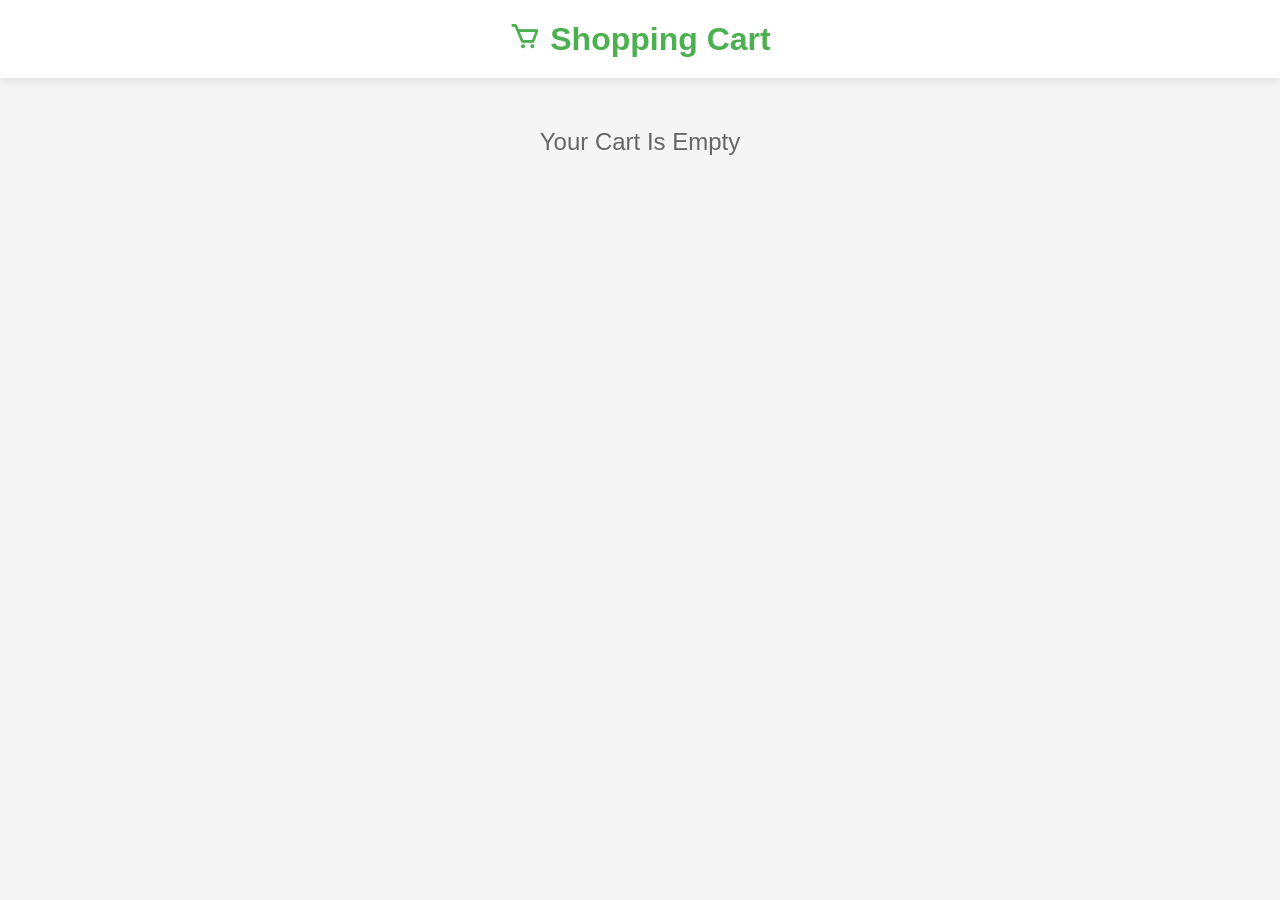
<file: ecommerce_site/cart.html>
<!DOCTYPE html>
<html lang="en">
<head>
<meta charset="UTF-8">
<meta name="viewport" content="width=device-width, initial-scale=1.0">
<title>Shopping Cart</title>

<link href='https://unpkg.com/boxicons@2.1.4/css/boxicons.min.css' rel='stylesheet'>

<style>

*{
    margin:0;
    padding:0;
    box-sizing:border-box;
    font-family:'Segoe UI',sans-serif;
}

body{
    background:#f5f5f5;
}

.header{
    background:#fff;
    padding:20px;
    text-align:center;
    box-shadow:0 2px 10px rgba(0,0,0,.1);
}

.header h1{
    color:#4CAF50;
    font-size:32px;
}

.cart-container{
    width:90%;
    max-width:1000px;
    margin:40px auto;
}

.cart-item{
    background:#fff;
    display:flex;
    align-items:center;
    justify-content:space-between;
    padding:20px;
    margin-bottom:20px;
    border-radius:15px;
    box-shadow:0 3px 10px rgba(0,0,0,.1);
    transition:.4s;
    cursor:pointer;
}

.cart-item:hover{
    transform:translateY(-8px);
    box-shadow:0 10px 25px rgba(0,0,0,.2);
}

.cart-item img{
    width:120px;
    transition:.4s;
}

.cart-item:hover img{
    transform:scale(1.1) rotate(5deg);
}

.product-details{
    flex:1;
    margin-left:20px;
}

.product-details h3{
    color:#333;
}

.price{
    color:#4CAF50;
    font-size:22px;
    font-weight:bold;
}

.summary{
    background:#fff;
    padding:25px;
    border-radius:15px;
    box-shadow:0 3px 10px rgba(0,0,0,.1);
}

.checkout-btn{
    width:100%;
    padding:15px;
    border:none;
    border-radius:30px;
    background:linear-gradient(to right,#43c443,#34a853);
    color:#fff;
    font-size:18px;
    font-weight:600;
    cursor:pointer;
    transition:.4s;
}

.checkout-btn:hover{
    transform:scale(1.03);
}

.empty-cart{
    text-align:center;
    font-size:24px;
    color:#666;
    margin-top:50px;
}

.remove-btn{
    background:red;
    color:white;
    border:none;
    padding:8px 12px;
    border-radius:8px;
    cursor:pointer;
}
.quantity-box{
    display:flex;
    align-items:center;
    gap:10px;
    margin-top:10px;
}

.quantity-box button{
    width:35px;
    height:35px;
    border:none;
    border-radius:50%;
    background:#4CAF50;
    color:#fff;
    font-size:20px;
    cursor:pointer;
}

.quantity-box span{
    font-size:18px;
    font-weight:bold;
}

</style>
</head>

<body>

<div class="header">
    <h1><i class='bx bx-cart'></i> Shopping Cart</h1>
</div>

<div class="cart-container" id="cart-container"></div>

<script>

let cartItems =
JSON.parse(localStorage.getItem("cart")) || [];

let container =
document.getElementById("cart-container");

let total = 0;

function renderCart(){

    container.innerHTML = "";

    total = 0;

    if(cartItems.length === 0){

        container.innerHTML = `
        <div class="empty-cart">
            Your Cart Is Empty
        </div>
        `;

        return;
    }

    cartItems.forEach((item,index)=>{

        let price =
        parseInt(item.price.replace(/[^\d]/g,'')) || 0;

        let qty = item.qty || 1;

        total += price * qty;

        container.innerHTML += `
        <div class="cart-item">

            <img src="${item.image}" alt="">

            <div class="product-details">

                <h3>${item.name}</h3>

                <div class="quantity-box">

                    <button onclick="decreaseQty(${index})">-</button>

                    <span>${qty}</span>

                    <button onclick="increaseQty(${index})">+</button>

                </div>

            </div>

            <span class="price">
                ₹${price * qty}
            </span>

            <button class="remove-btn"
            onclick="removeItem(${index})">
                Remove
            </button>

        </div>
        `;
    });

    container.innerHTML += `
    <div class="summary">

        <h2>Total : ₹${total}</h2>

        <button class="checkout-btn"
        onclick="window.location.href='payment.html'">
            Proceed To Payment
        </button>

    </div>
    `;
}
function removeItem(index){

    cartItems.splice(index,1);

    localStorage.setItem(
        "cart",
        JSON.stringify(cartItems)
    );

    renderCart();
}

function increaseQty(index){

    cartItems[index].qty++;

    localStorage.setItem(
        "cart",
        JSON.stringify(cartItems)
    );

    renderCart();
}

function decreaseQty(index){

    if(cartItems[index].qty > 1){

        cartItems[index].qty--;

        localStorage.setItem(
            "cart",
            JSON.stringify(cartItems)
        );

        renderCart();
    }
}

renderCart();
</script>

</body>
</html>
</file>
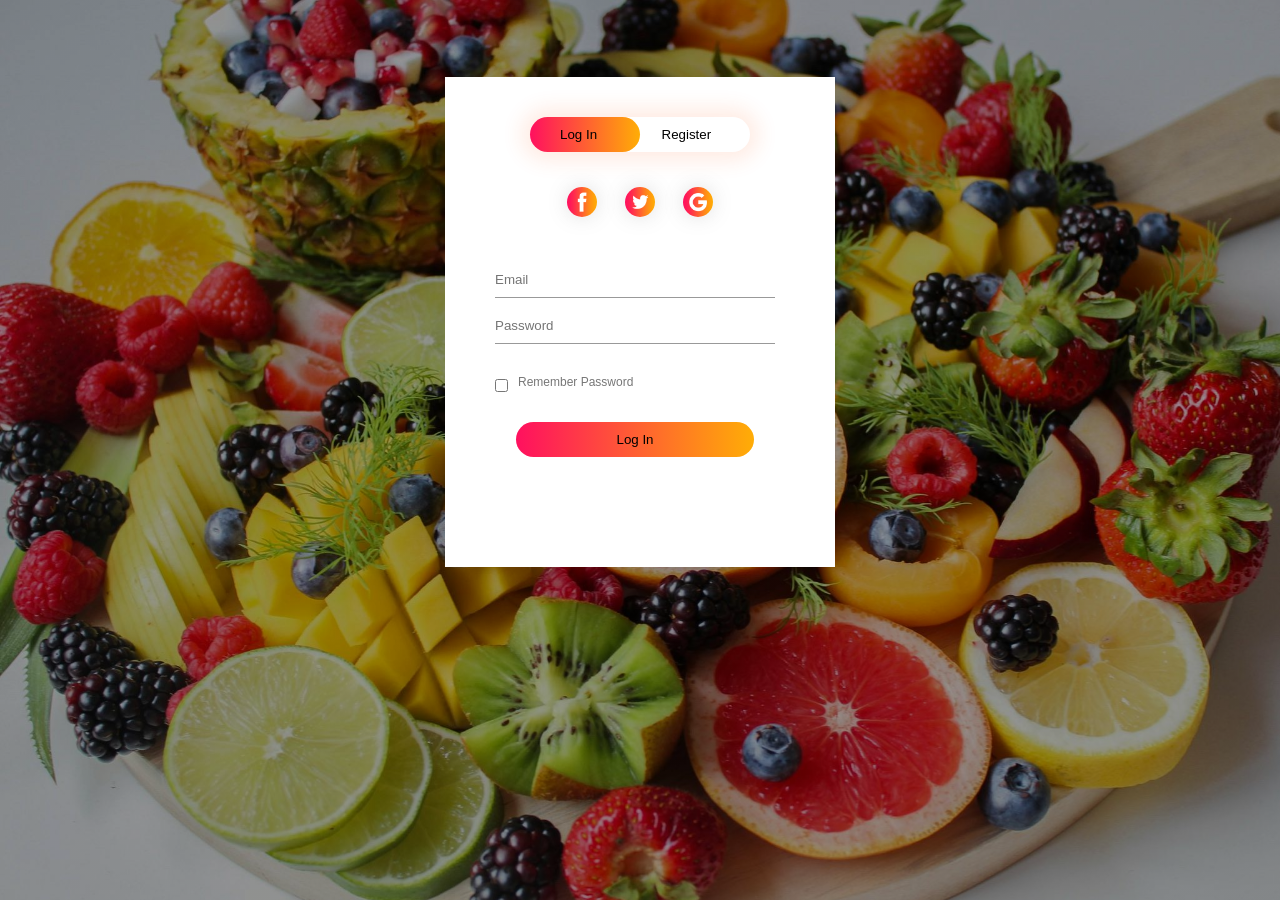
<file: ecommerce_site/login.html>
<!DOCTYPE html>
<html lang="en">
<head>
    <meta charset="UTF-8">
    <meta http-equiv="X-UA-Compatible" content="IE=edge">
    <meta name="viewport" content="width=device-width, initial-scale=1.0">
    <title>Login page</title>
    <link rel="stylesheet" href="login.css">
</head>
<body>

<div class="hero">
    <div class="form-box">
        <div class="button-box">
            <div id="btn"></div>
            <button type="button" class="toggle-btn" onclick="showLogin()">Log In</button>
            <button type="button" class="toggle-btn" onclick="showRegister()">Register</button>
        </div>

        <div class="social-icons">
            <a href="https://www.facebook.com"><img src="loginimg/fb.png"></a>
            <a href="https://x.com"><img src="loginimg/tw.png"></a>
            <a href="https://www.google.com"><img src="loginimg/gp.png"></a>
        </div>

        <!-- LOGIN FORM -->
        <form id="Login" class="input-group">
            <input type="email" id="login-email" class="input-field" placeholder="Email" required>
            <input type="password" id="login-password" class="input-field" placeholder="Password" required>
            <input type="checkbox" class="check-box"><span>Remember Password</span>
            <button type="submit" class="submit-btn">Log In</button>
        </form>

        <!-- REGISTER FORM -->
        <form id="register" class="input-group">
            <input type="text" id="username" class="input-field" placeholder="Username" required>
            <input type="email" id="email" class="input-field" placeholder="Email" required>
            <input type="password" id="password" class="input-field" placeholder="Password" required>
            <input type="checkbox" class="check-box"><span>I agree to the terms & conditions</span>
            <button type="submit" class="submit-btn">Register</button>
        </form>
    </div>
</div>

<script>
/* ---------------- UI TOGGLE ---------------- */
var loginForm = document.getElementById("Login");
var registerForm = document.getElementById("register");
var btn = document.getElementById("btn");

function showRegister() {
    loginForm.style.left = "-400px";
    registerForm.style.left = "50px";
    btn.style.left = "110px";
}

function showLogin() {
    loginForm.style.left = "50px";
    registerForm.style.left = "450px";
    btn.style.left = "0";
}

/* ---------------- REGISTER ---------------- */
registerForm.addEventListener("submit", function(e) {
    e.preventDefault();

    fetch("/api/register", {
        method: "POST",
        headers: { "Content-Type": "application/json" },
        body: JSON.stringify({
            username: document.getElementById("username").value,
            email: document.getElementById("email").value,
            password: document.getElementById("password").value
        })
    })
    .then(res => res.json())
    .then(data => {
        if (data.success) {
            alert("Registration successful! Please login.");
            showLogin();
            registerForm.reset();
        } else {
            alert(data.message || "Registration failed");
        }
    })
    .catch(() => alert("Backend not reachable"));
});

/* ---------------- LOGIN ---------------- */
loginForm.addEventListener("submit", function(e) {
    e.preventDefault();

    fetch("/api/login", {
        method: "POST",
        headers: { "Content-Type": "application/json" },
        body: JSON.stringify({
            email: document.getElementById("login-email").value,
            password: document.getElementById("login-password").value
        })
    })
    .then(res => res.json())
    .then(data => {
        if (data.success) {
            localStorage.setItem("user_id", data.user_id);
            localStorage.setItem("username", data.username);
            window.location.href = "index.html";
        } else {
            alert("Invalid Credentials");
        }
    })
    .catch(() => alert("Backend not reachable"));
});
</script>

</body>
</html>
</file>
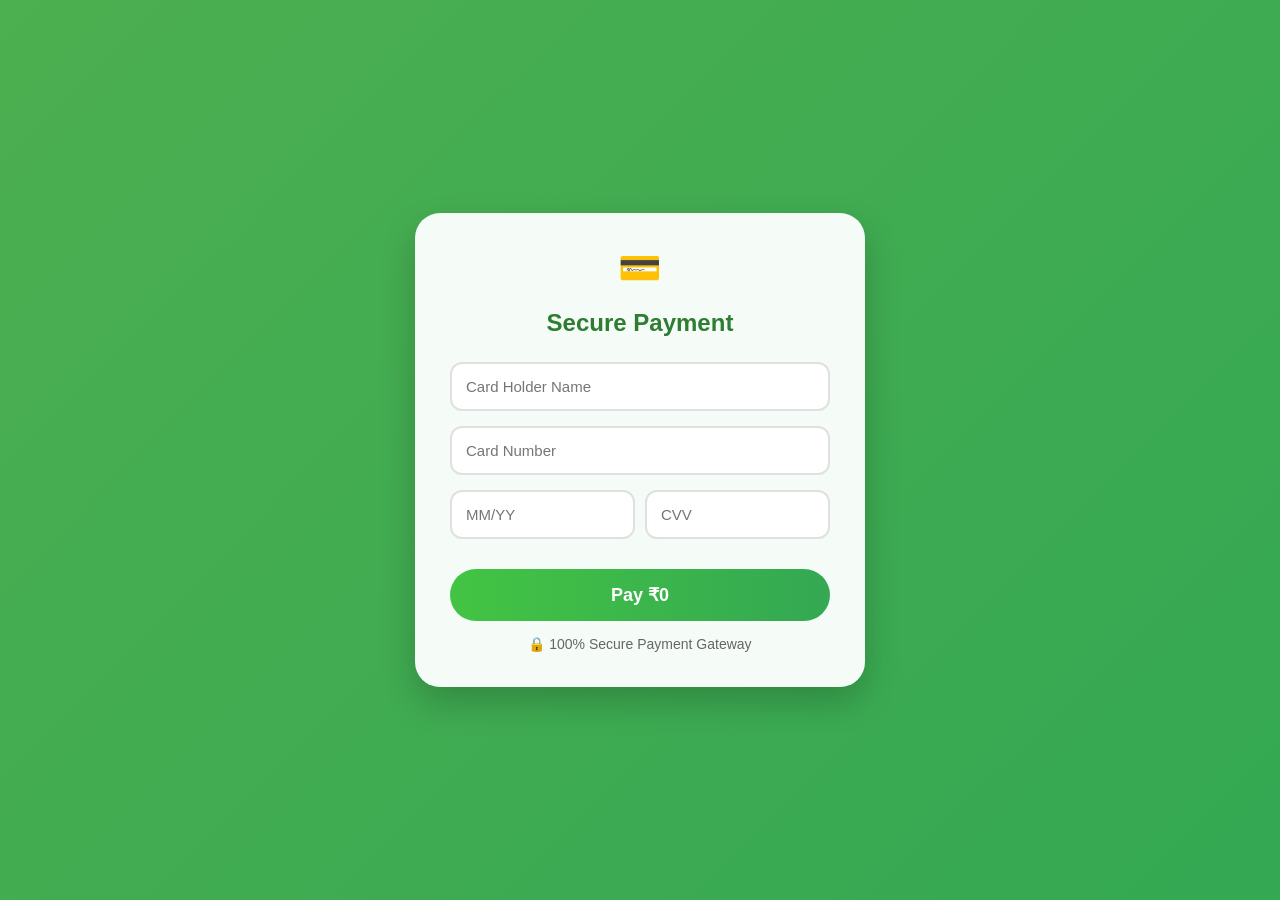
<file: ecommerce_site/payment.html>
<!DOCTYPE html>
<html>
<head>
<meta charset="UTF-8">
<title>Payment</title>
<style>
*{
    margin:0;
    padding:0;
    box-sizing:border-box;
    font-family:'Segoe UI',sans-serif;
}

body{
    min-height:100vh;
    display:flex;
    justify-content:center;
    align-items:center;
    background:linear-gradient(135deg,#4CAF50,#34A853);
}

.payment-box{
    width:450px;
    background:rgba(255,255,255,0.95);
    backdrop-filter:blur(10px);
    padding:35px;
    border-radius:25px;
    box-shadow:0 15px 35px rgba(0,0,0,.2);
    transition:.4s;
}

.payment-box:hover{
    transform:translateY(-8px);
}

h2{
    text-align:center;
    color:#2e7d32;
    margin-bottom:25px;
}

.input-group{
    margin-bottom:15px;
}

input{
    width:100%;
    padding:14px;
    border:2px solid #e0e0e0;
    border-radius:12px;
    font-size:15px;
    transition:.3s;
}

input:focus{
    outline:none;
    border-color:#4CAF50;
    box-shadow:0 0 10px rgba(76,175,80,.3);
}

.row{
    display:flex;
    gap:10px;
}

button{
    width:100%;
    padding:15px;
    border:none;
    border-radius:30px;
    background:linear-gradient(to right,#43c443,#34a853);
    color:white;
    font-size:18px;
    font-weight:600;
    cursor:pointer;
    margin-top:15px;
    transition:.3s;
}

button:hover{
    transform:scale(1.05);
    box-shadow:0 10px 25px rgba(76,175,80,.4);
}

.secure{
    text-align:center;
    color:#666;
    margin-top:15px;
    font-size:14px;
}

.card-icons{
    text-align:center;
    font-size:35px;
    margin-bottom:20px;
}
</style>
<link href='https://unpkg.com/boxicons@2.1.4/css/boxicons.min.css' rel='stylesheet'>
</head>

<body>
<div class="payment-box">

    <div class="card-icons">
        💳
    </div>

    <h2>Secure Payment</h2>

    <div class="input-group">
        <input type="text" placeholder="Card Holder Name">
    </div>

    <div class="input-group">
        <input type="text" placeholder="Card Number">
    </div>

    <div class="row">

        <div class="input-group">
            <input type="text" placeholder="MM/YY">
        </div>

        <div class="input-group">
            <input type="password" placeholder="CVV">
        </div>

    </div>

    <button onclick="success()">
    Pay ₹0
    </button>

    <p class="secure">
        🔒 100% Secure Payment Gateway
    </p>

</div>

<script>

let cart =
JSON.parse(localStorage.getItem("cart")) || [];

let total = 0;

cart.forEach(item => {

    let price =
    parseInt(item.price.replace(/[^\d]/g,'')) || 0;

    let qty = item.qty || 1;

    total += price * qty;
});

document.querySelector("button").innerHTML =
`Pay ₹${total}`;

function success(){

    if(total === 0){
        alert("Your cart is empty!");
        return;
    }

    alert("🎉 Payment Successful!\n\nThank you for shopping with Delicacy.");

    localStorage.removeItem("cart");

    window.location.href = "index.html";
}

</script>

</body>
</html>
</file>
<file: ecommerce_site/login.css>
*{
    margin: 0;
    padding: 0;
    font-family: sans-serif;
}
.hero{
    height: 100%;
    width: 100%;
    background-image: linear-gradient(rgba(0,0,0,0.4),rgba(0,0,0,0.4)),url(loginimg/background.jpg);
    background-position: center;
    background-size: cover;
    position: absolute;
}
.form-box{
    width: 380px;
    height: 480px;
    position: relative;
    margin: 6% auto;
    background: #fff;
    padding: 5px;
    overflow: hidden;
}
.button-box{
    width: 220px;
    margin: 35px auto;
    position: relative;
    box-shadow: 0 0 20px 9px #ff61241f;
    border-radius: 30px;
}
.toggle-btn{
    padding: 10px 30px;
    cursor: pointer;
    background: transparent;
    border: 0;
    outline: none;
    position: relative;
}
#btn{
    top: 0;
    left: 0;
    position: absolute;
    width: 110px;
    height: 100%;
    background: linear-gradient(to right, #ff105f,#ffad06);
    border-radius: 30px;
    transition: .5s;
}
.social-icons{
    margin: 30px auto;
    text-align: center;
}
.social-icons img{
   width: 30px;
   margin: 0 12px;
   box-shadow: 0 0 20px 0 #7f7f7f3d;
   cursor: pointer;
   border-radius: 50%;
}
.input-group{
    top: 180px;
    position: absolute;
    width: 280px;
    transition: .5s;
}
.input-field{
    width: 100%;
    padding: 10px 0;
    margin: 5px 0;
    border-left: 0;
    border-right: 0;
    border-top: 0;
    border-bottom: 1px solid #999;
    outline: none;
    background: transparent;
}
.submit-btn{
    width: 85%;
    padding: 10px 30px;
    cursor: pointer;
    display: block;
    margin: auto;
    background: linear-gradient( to right, #ff105f,#ffad06);
    border: 0;
    outline: none;
    border-radius: 30px;
}
.check-box{
    margin: 30px 10px 30px 0;
}
span{
    color:#777;
    font-size: 12px;
    bottom: 68px;
    position: absolute;
}
#Login{
    left: 50px;
}
#register{
    left: 450px;
}
</file>
